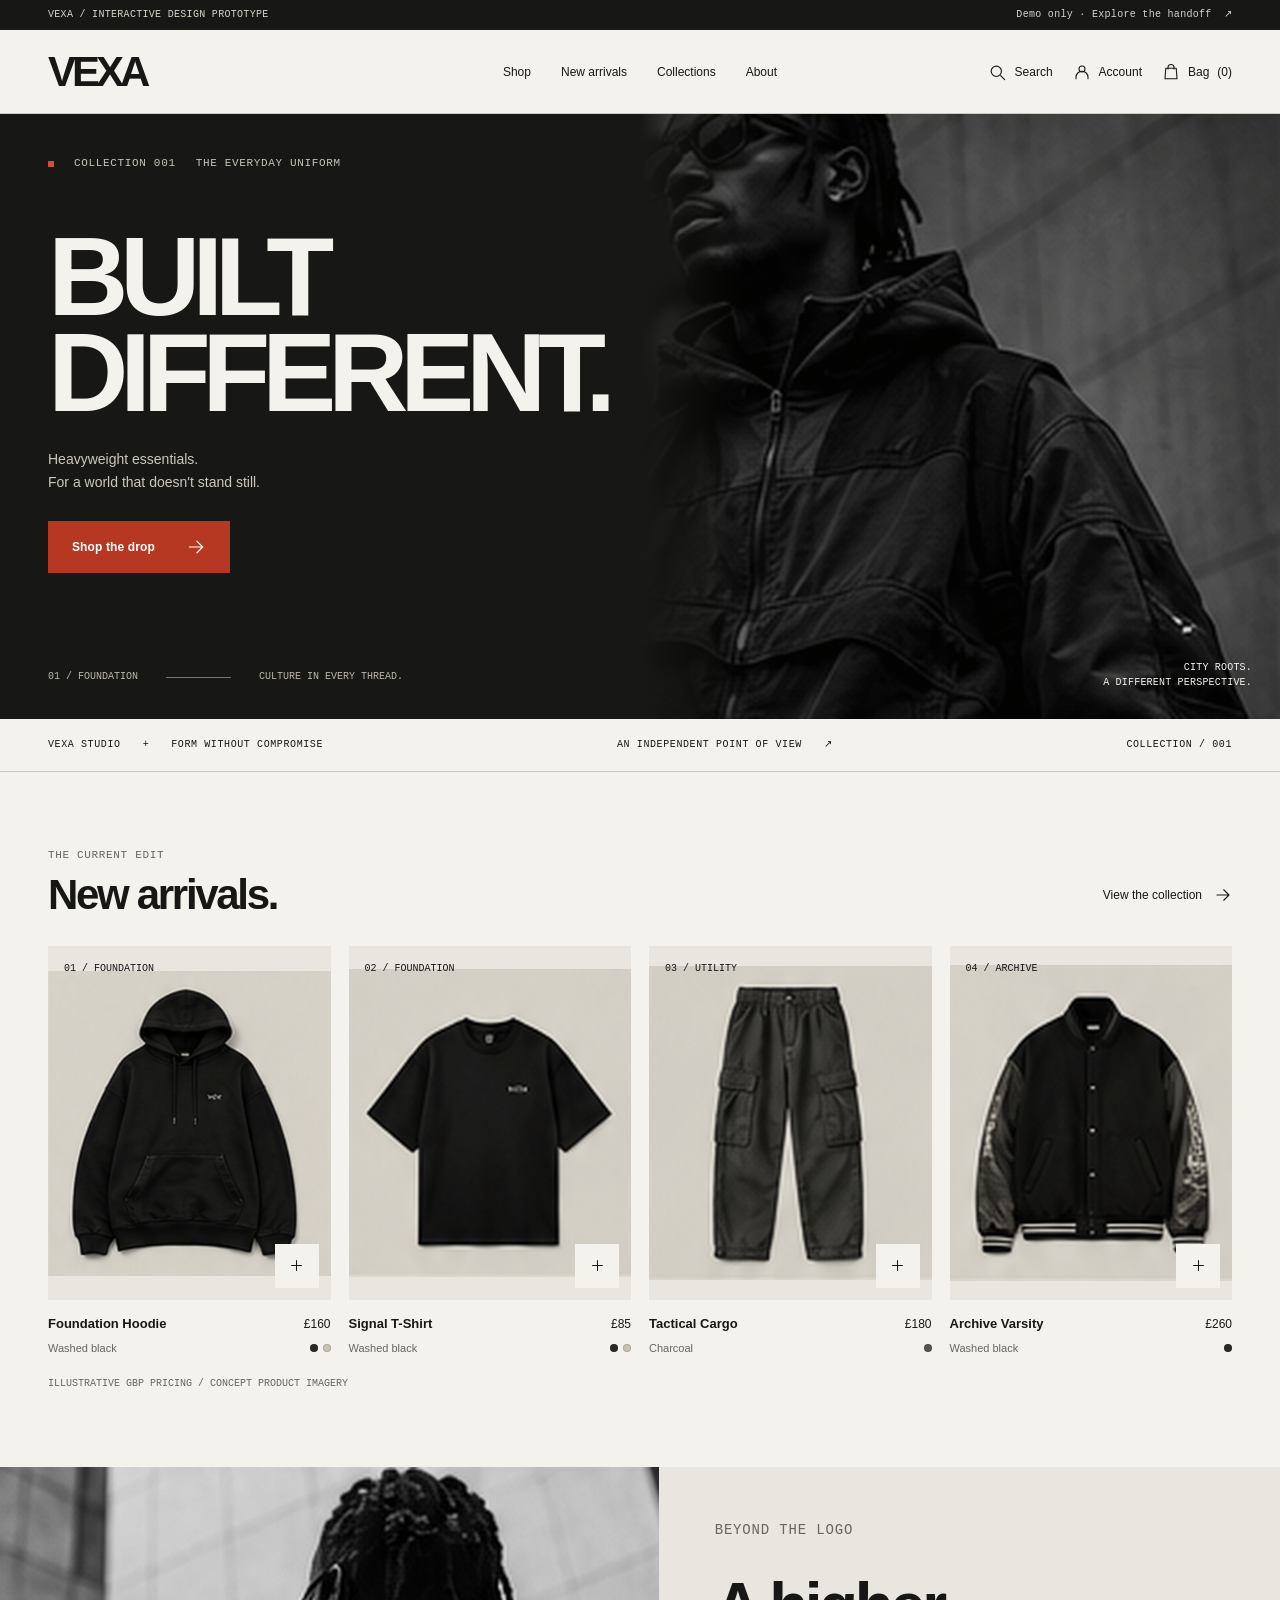
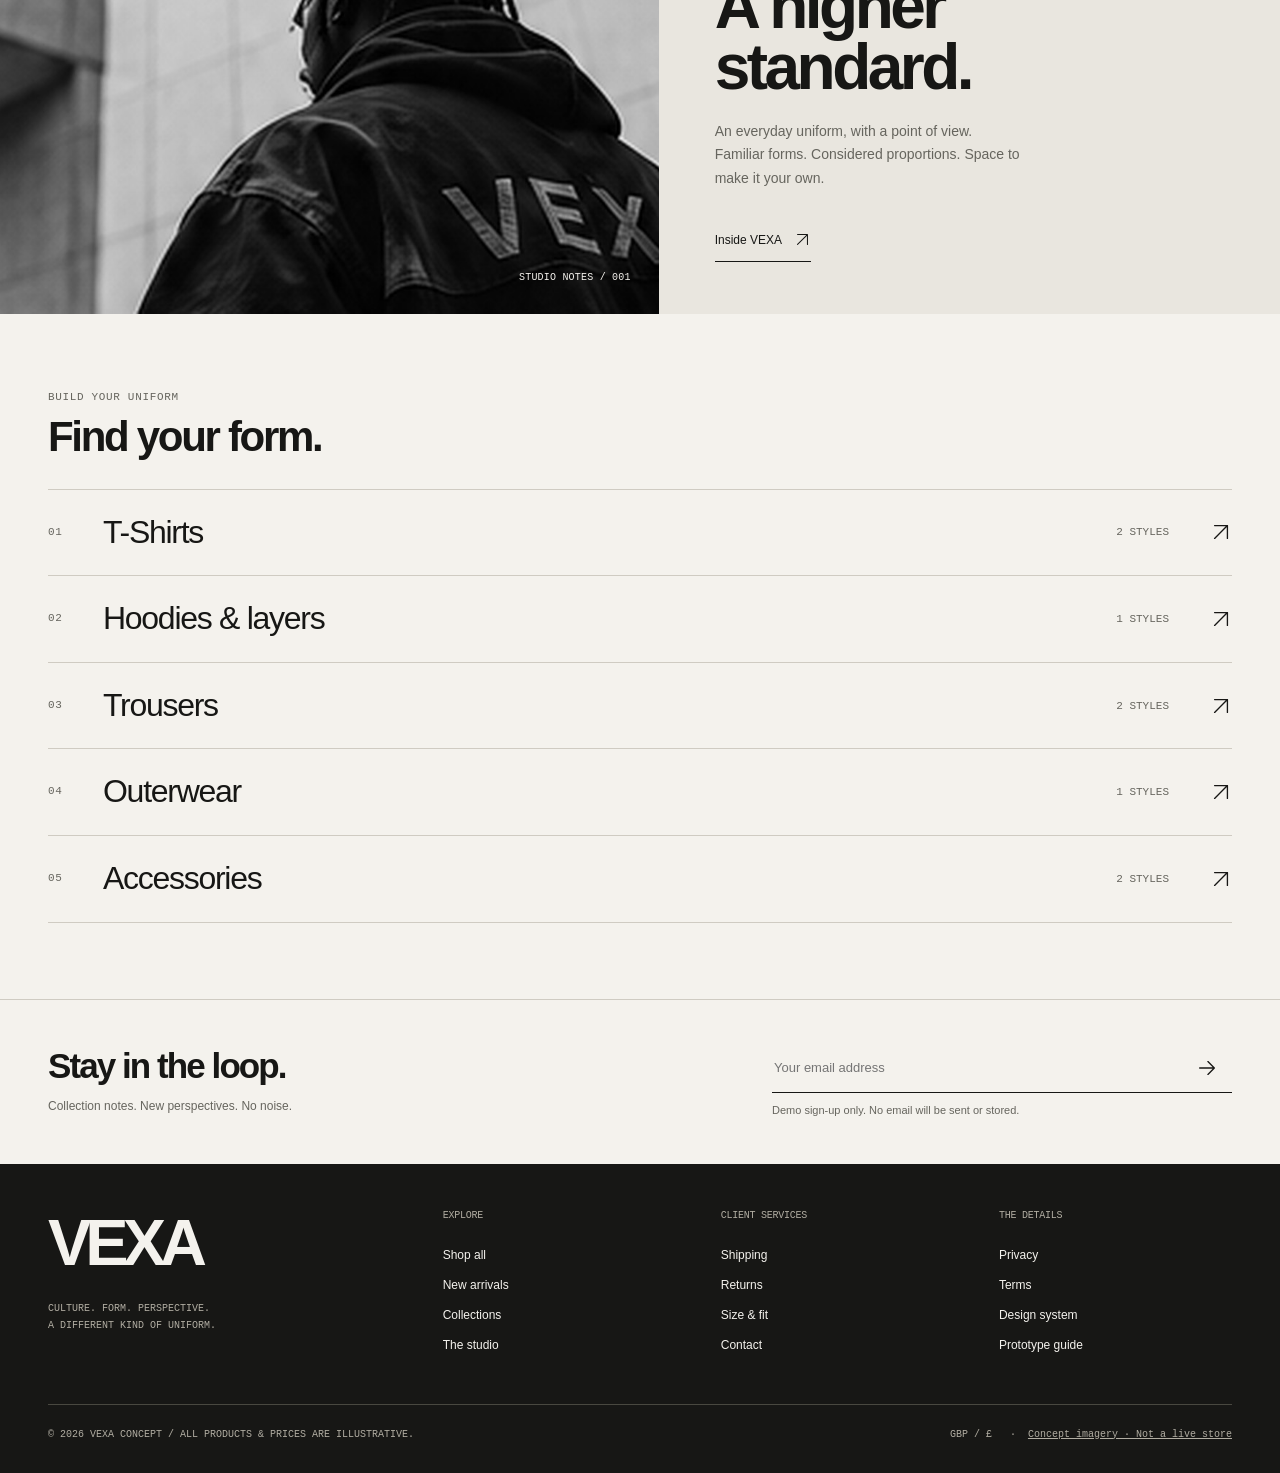
<file: VEXA-Design-Package/index.html>
<!doctype html>
<html lang="en-GB">
<head>
<meta charset="utf-8">
<meta name="viewport" content="width=device-width, initial-scale=1">
<meta name="description" content="VEXA: an interactive luxury streetwear design prototype. No real purchases or payments.">
<meta name="robots" content="noindex, nofollow">
<meta name="theme-color" content="#f4f2ed">
<title>VEXA — Built different.</title>
<link rel="icon" href="assets/favicon.svg" type="image/svg+xml">
<link rel="stylesheet" href="src/styles.css">
</head>
<body>
<a class="skip-link" href="#main">Skip to content</a>
<div class="prototype-bar"><span>VEXA / INTERACTIVE DESIGN PROTOTYPE</span><a href="#/guide">Demo only · Explore the handoff <span aria-hidden="true">↗</span></a></div>
<header id="site-header"></header>
<main id="main" tabindex="-1"></main>
<footer id="site-footer"></footer>
<dialog id="overlay" aria-labelledby="dialog-title"></dialog>
<div id="toast" class="toast" role="status" aria-live="polite"></div>
<noscript><p class="noscript">Enable JavaScript to explore this interactive prototype. No purchases or payments are processed.</p></noscript>
<script src="src/catalogue.js"></script>
<script src="src/app.js"></script>
</body>
</html>
</file>
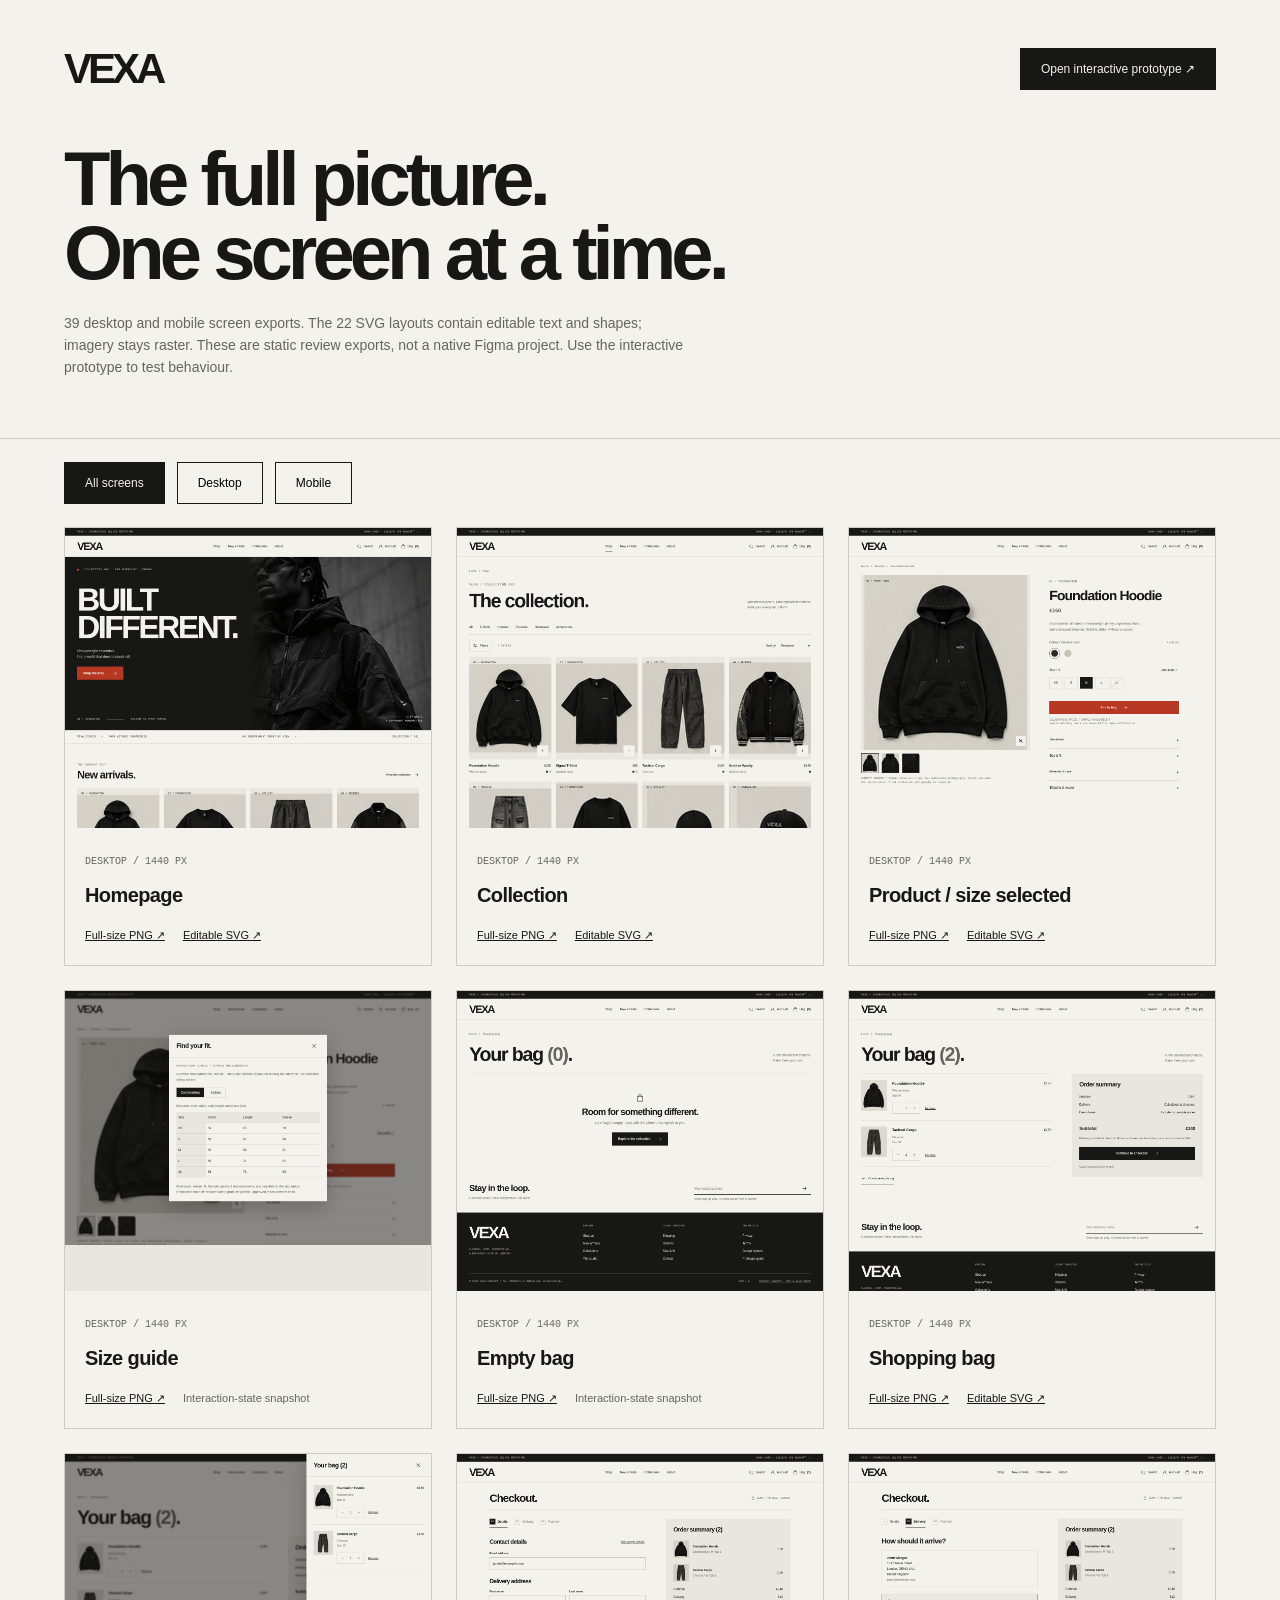
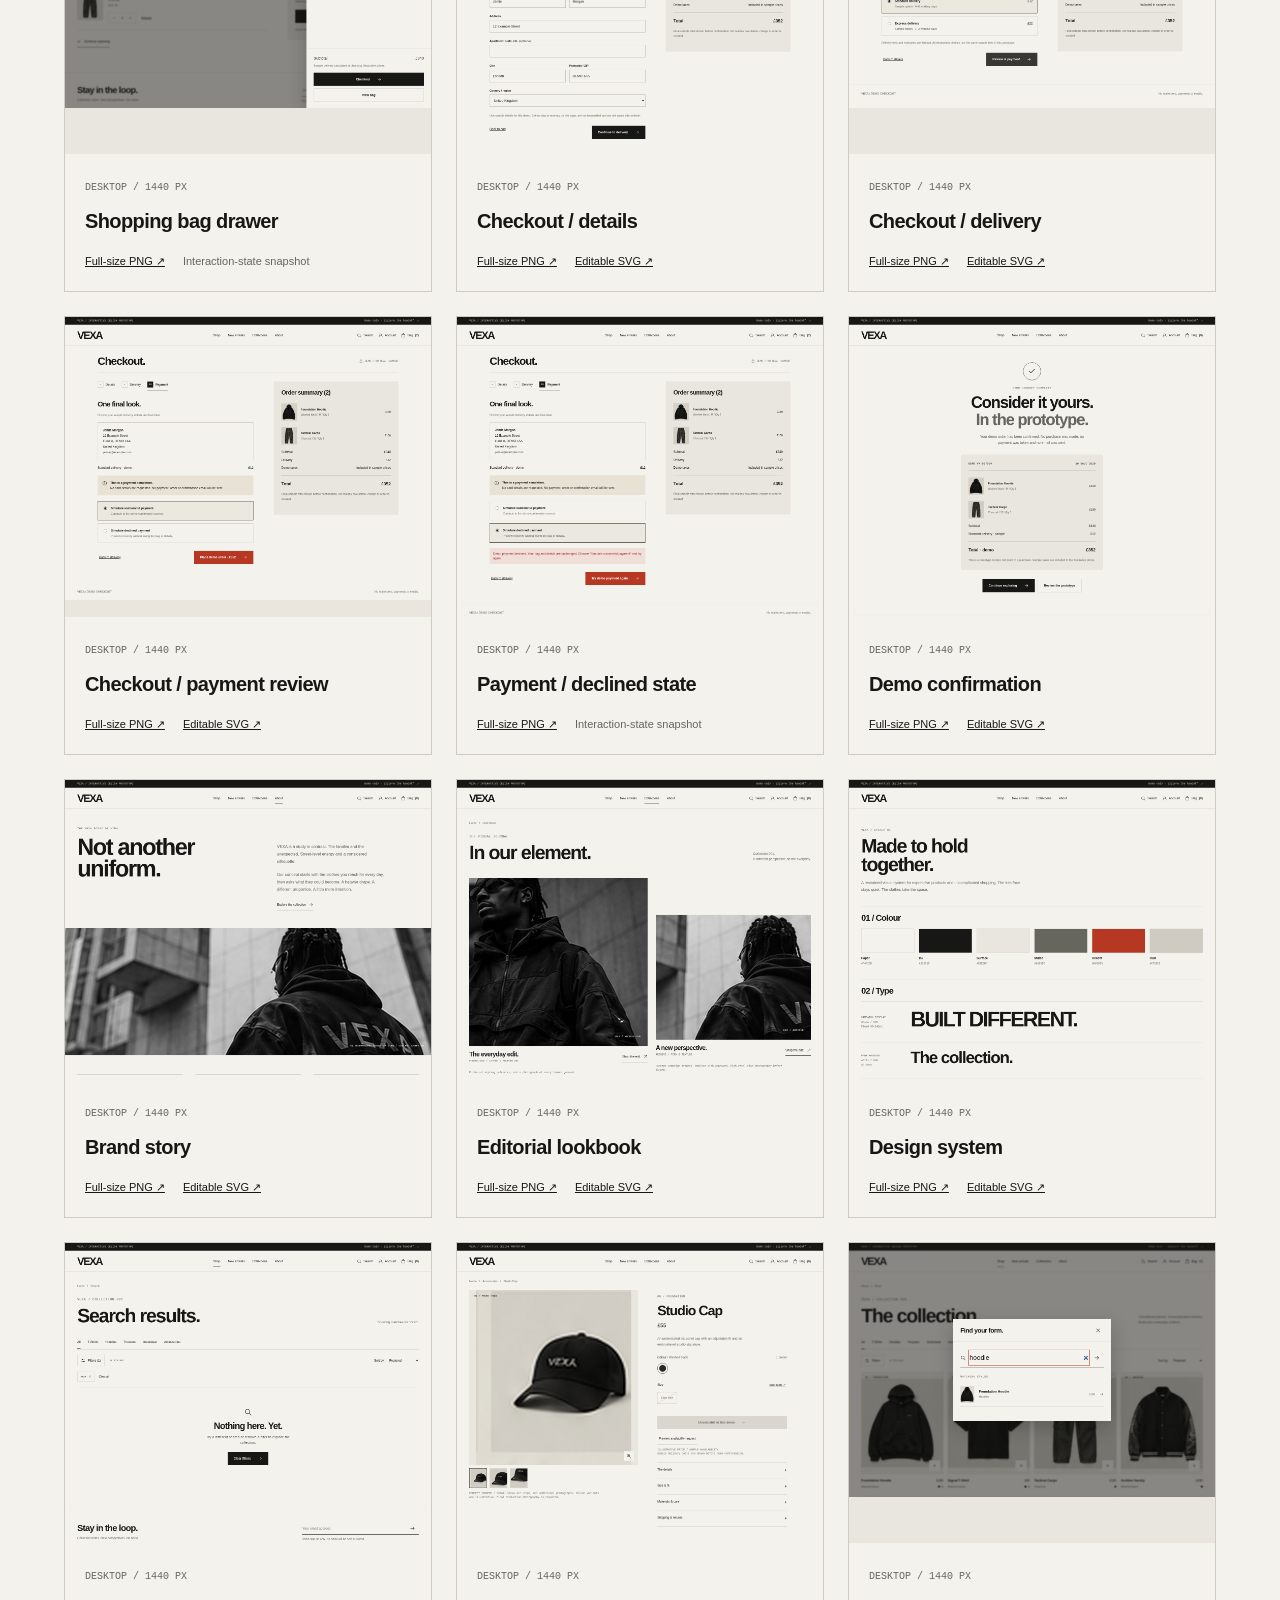
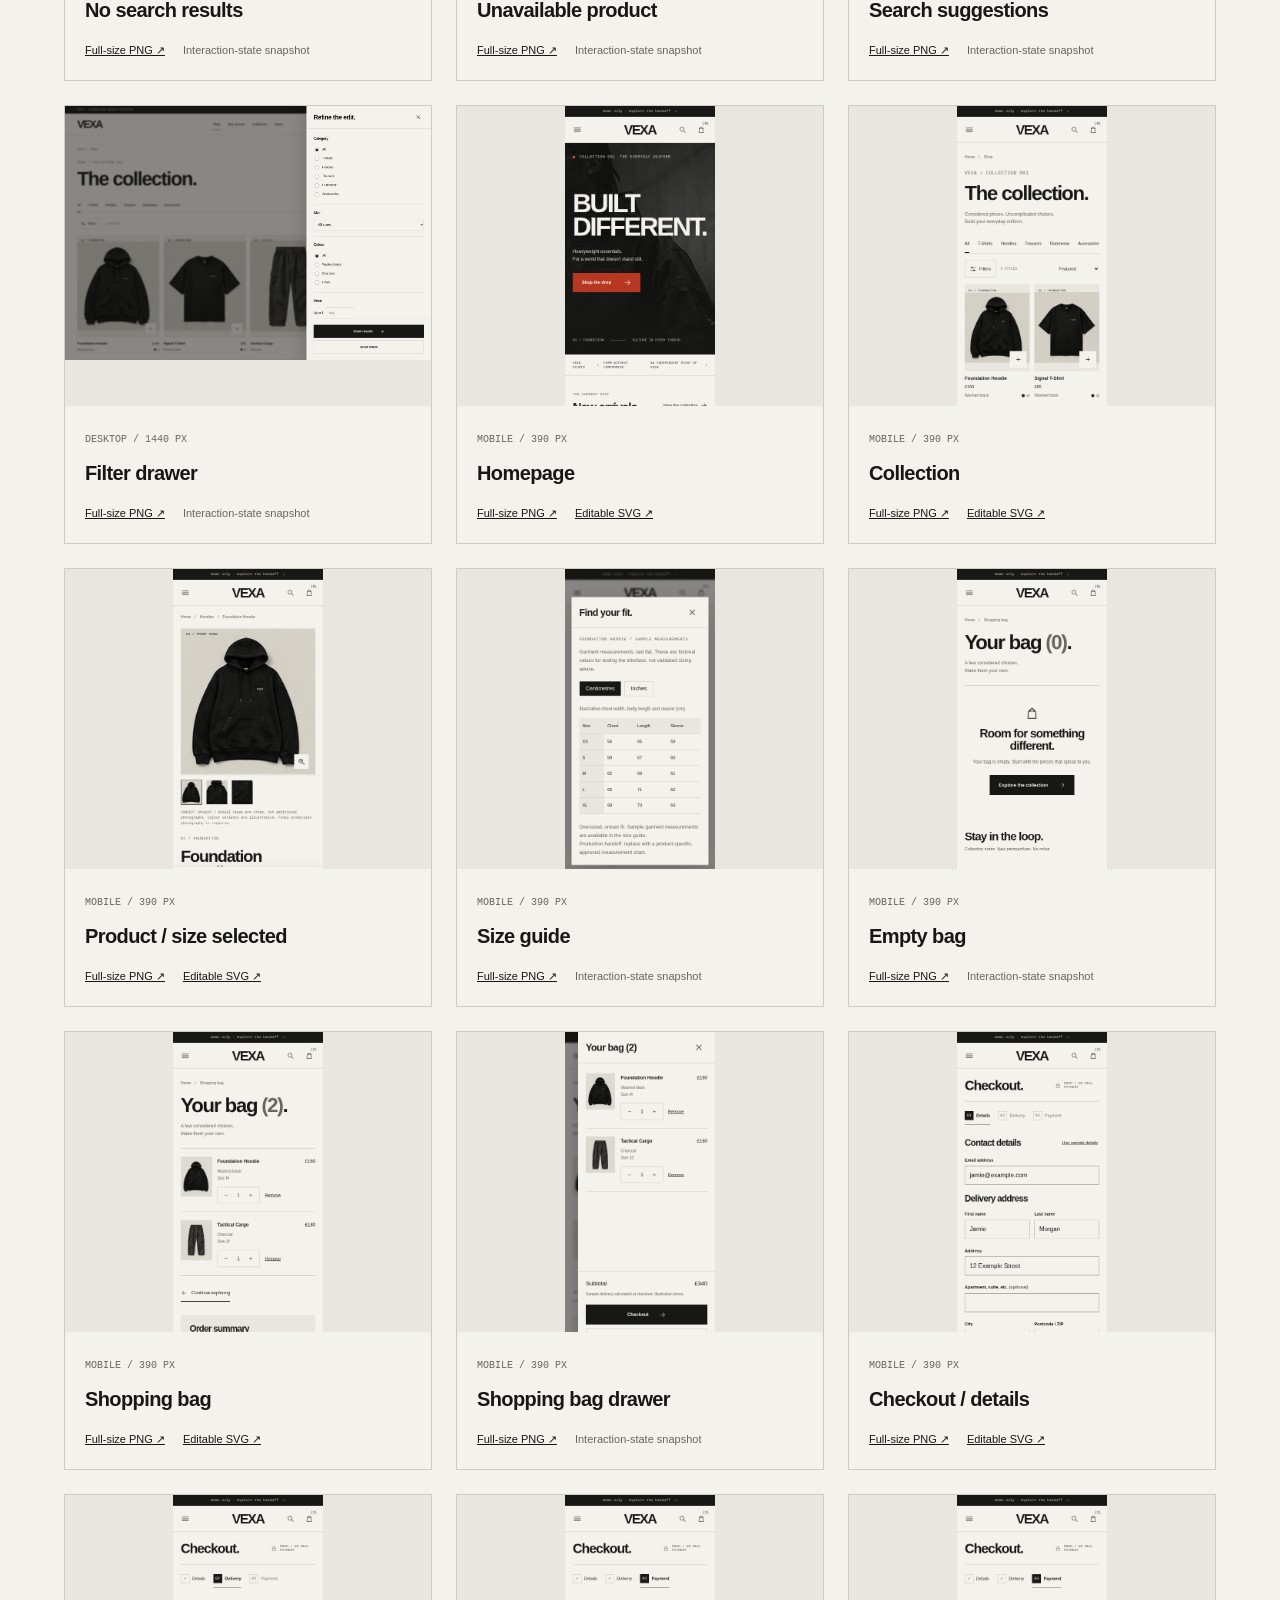
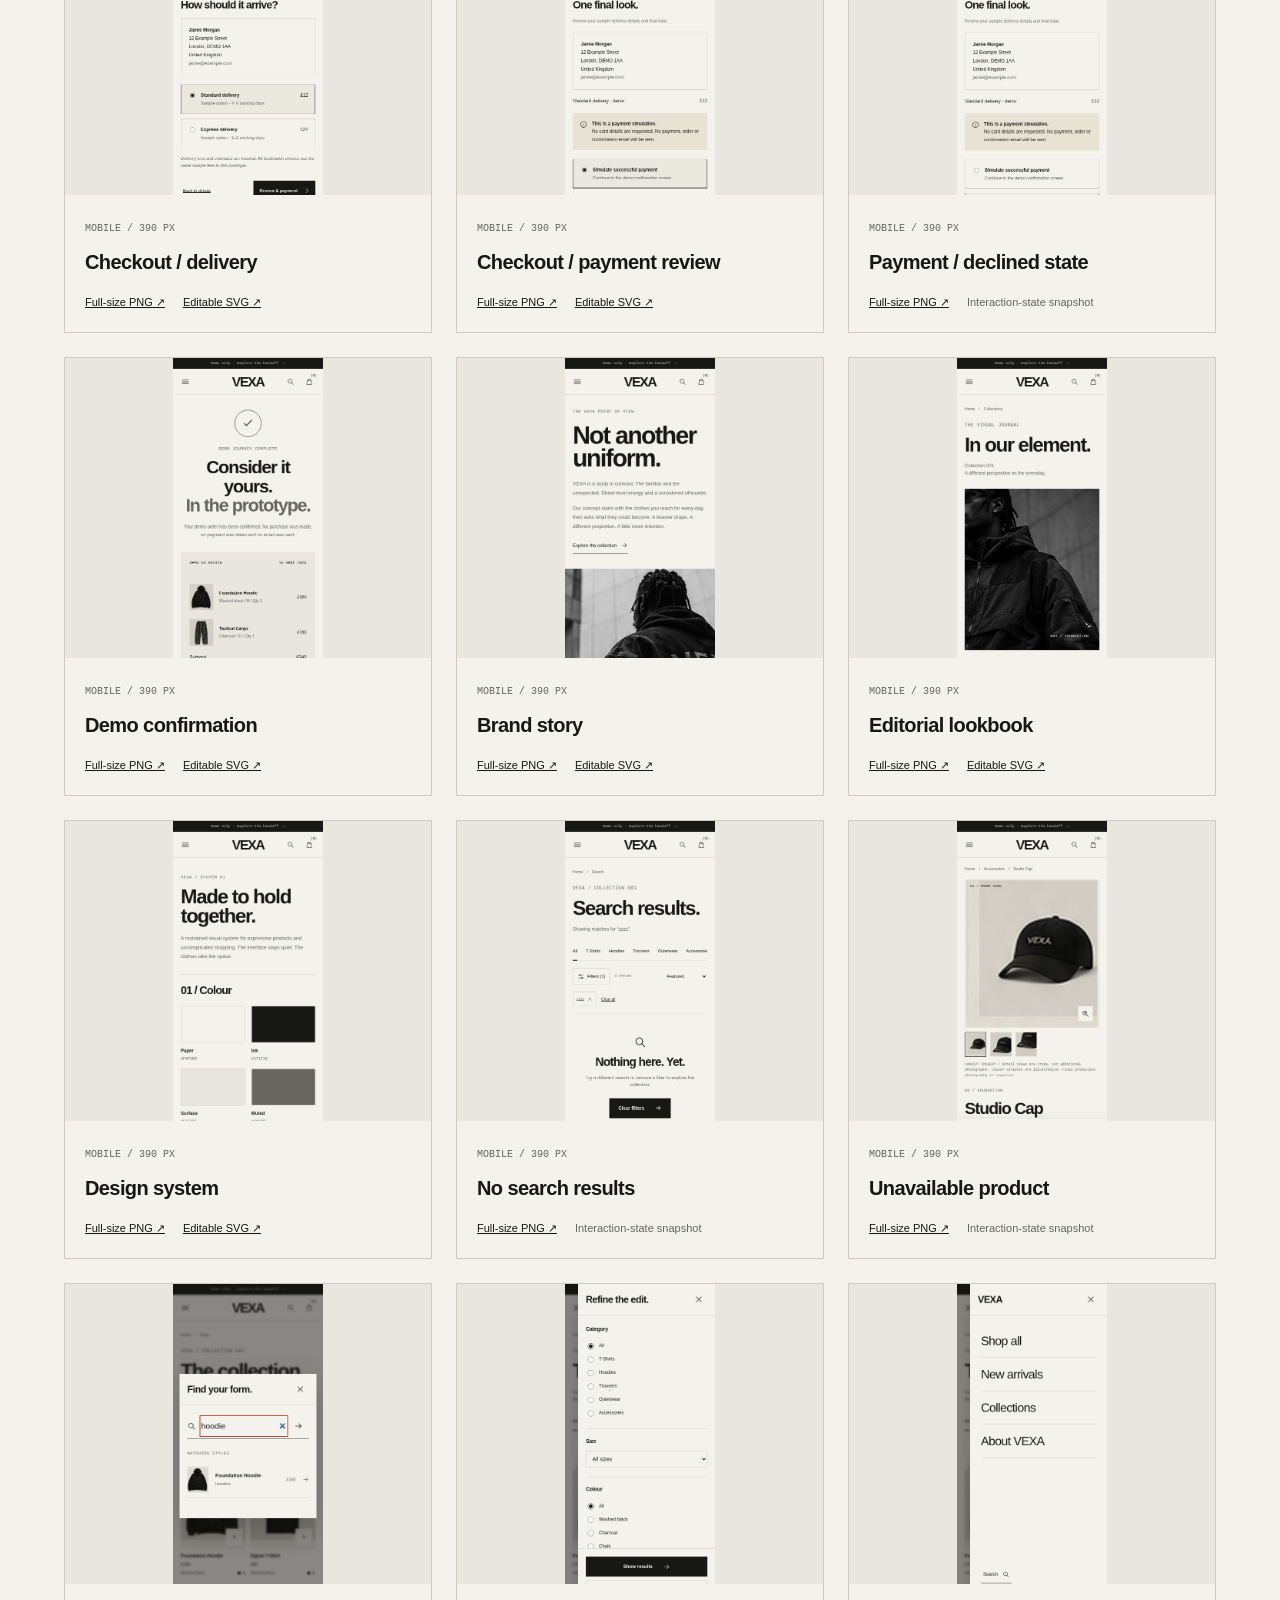
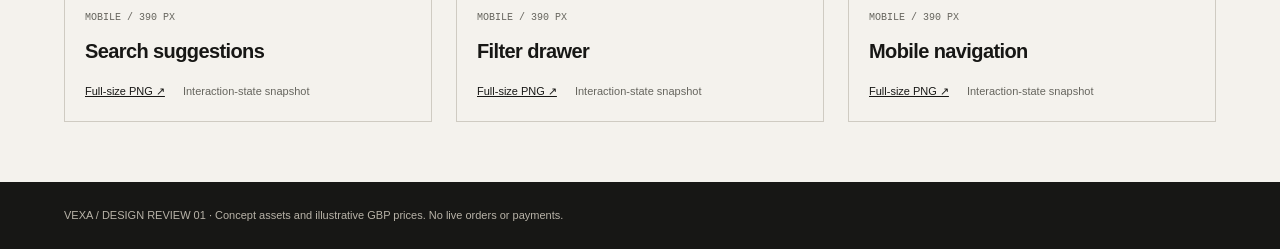
<file: VEXA-Design-Package/preview/index.html>
<!doctype html><html lang="en"><head><meta charset="utf-8"><meta name="viewport" content="width=device-width, initial-scale=1"><title>VEXA / Screen review</title><style>
*{box-sizing:border-box}body{margin:0;background:#f4f2ed;color:#171715;font:14px/1.6 Arial,Helvetica,sans-serif}a{color:inherit;text-decoration:none}header{padding:35px 5vw 45px;border-bottom:1px solid #cfcbc2}.top{display:flex;align-items:center;justify-content:space-between;gap:20px}.logo{font-size:42px;font-weight:900;letter-spacing:-4px}h1{font-size:clamp(40px,6vw,76px);line-height:.97;letter-spacing:-.065em;margin:40px 0 22px}header p{max-width:630px;color:#66655e}nav{padding:23px 5vw;display:flex;gap:12px}button,.cta{font:12px Arial;padding:13px 20px;border:1px solid #171715;background:transparent;cursor:pointer}.cta,button.active{background:#171715;color:#f4f2ed}.grid{padding:0 5vw 60px;display:grid;grid-template-columns:repeat(3,1fr);gap:24px}article{border:1px solid #cfcbc2;min-width:0}.image{display:block;height:300px;background:#e9e6df;overflow:hidden}.image img{display:block;width:100%;height:auto}article[data-mode="mobile"] .image img{width:150px;margin:auto}.info{padding:20px}.info small{font:10px 'Courier New',monospace;color:#66655e}.info h2{font-size:20px;line-height:1.2;letter-spacing:-.03em;margin:13px 0 20px}.links{display:flex;flex-wrap:wrap;gap:18px;font-size:11px}.links a{text-decoration:underline}.links span{color:#66655e}footer{padding:25px 5vw;background:#171715;color:#b8b3a8;font-size:11px}@media(max-width:900px){.grid{grid-template-columns:repeat(2,1fr)}}@media(max-width:550px){.grid{grid-template-columns:1fr}.top{align-items:flex-start}.image{height:320px}}
</style></head><body><header><div class="top"><a class="logo" href="../VEXA-Prototype.html">VEXA</a><a class="cta" href="../VEXA-Prototype.html">Open interactive prototype ↗</a></div><h1>The full picture.<br>One screen at a time.</h1><p>39 desktop and mobile screen exports. The 22 SVG layouts contain editable text and shapes; imagery stays raster. These are static review exports, not a native Figma project. Use the interactive prototype to test behaviour.</p></header><nav aria-label="Filter screenshots"><button class="active" data-filter="all">All screens</button><button data-filter="desktop">Desktop</button><button data-filter="mobile">Mobile</button></nav><main class="grid"><article data-mode="desktop"><a class="image" href="01-home-desktop.png"><img src="01-home-desktop.png" alt="Homepage, desktop" loading="lazy"></a><div class="info"><small>DESKTOP / 1440 PX</small><h2>Homepage</h2><div class="links"><a href="01-home-desktop.png">Full-size PNG ↗</a><a href="../design/screens/01-home-desktop.svg">Editable SVG ↗</a></div></div></article><article data-mode="desktop"><a class="image" href="02-collection-desktop.png"><img src="02-collection-desktop.png" alt="Collection, desktop" loading="lazy"></a><div class="info"><small>DESKTOP / 1440 PX</small><h2>Collection</h2><div class="links"><a href="02-collection-desktop.png">Full-size PNG ↗</a><a href="../design/screens/02-collection-desktop.svg">Editable SVG ↗</a></div></div></article><article data-mode="desktop"><a class="image" href="03-product-desktop.png"><img src="03-product-desktop.png" alt="Product / size selected, desktop" loading="lazy"></a><div class="info"><small>DESKTOP / 1440 PX</small><h2>Product / size selected</h2><div class="links"><a href="03-product-desktop.png">Full-size PNG ↗</a><a href="../design/screens/03-product-desktop.svg">Editable SVG ↗</a></div></div></article><article data-mode="desktop"><a class="image" href="18-size-guide-desktop.png"><img src="18-size-guide-desktop.png" alt="Size guide, desktop" loading="lazy"></a><div class="info"><small>DESKTOP / 1440 PX</small><h2>Size guide</h2><div class="links"><a href="18-size-guide-desktop.png">Full-size PNG ↗</a><span>Interaction-state snapshot</span></div></div></article><article data-mode="desktop"><a class="image" href="04-empty-bag-desktop.png"><img src="04-empty-bag-desktop.png" alt="Empty bag, desktop" loading="lazy"></a><div class="info"><small>DESKTOP / 1440 PX</small><h2>Empty bag</h2><div class="links"><a href="04-empty-bag-desktop.png">Full-size PNG ↗</a><span>Interaction-state snapshot</span></div></div></article><article data-mode="desktop"><a class="image" href="05-bag-desktop.png"><img src="05-bag-desktop.png" alt="Shopping bag, desktop" loading="lazy"></a><div class="info"><small>DESKTOP / 1440 PX</small><h2>Shopping bag</h2><div class="links"><a href="05-bag-desktop.png">Full-size PNG ↗</a><a href="../design/screens/05-bag-desktop.svg">Editable SVG ↗</a></div></div></article><article data-mode="desktop"><a class="image" href="19-bag-drawer-desktop.png"><img src="19-bag-drawer-desktop.png" alt="Shopping bag drawer, desktop" loading="lazy"></a><div class="info"><small>DESKTOP / 1440 PX</small><h2>Shopping bag drawer</h2><div class="links"><a href="19-bag-drawer-desktop.png">Full-size PNG ↗</a><span>Interaction-state snapshot</span></div></div></article><article data-mode="desktop"><a class="image" href="06-checkout-details-desktop.png"><img src="06-checkout-details-desktop.png" alt="Checkout / details, desktop" loading="lazy"></a><div class="info"><small>DESKTOP / 1440 PX</small><h2>Checkout / details</h2><div class="links"><a href="06-checkout-details-desktop.png">Full-size PNG ↗</a><a href="../design/screens/06-checkout-details-desktop.svg">Editable SVG ↗</a></div></div></article><article data-mode="desktop"><a class="image" href="07-checkout-delivery-desktop.png"><img src="07-checkout-delivery-desktop.png" alt="Checkout / delivery, desktop" loading="lazy"></a><div class="info"><small>DESKTOP / 1440 PX</small><h2>Checkout / delivery</h2><div class="links"><a href="07-checkout-delivery-desktop.png">Full-size PNG ↗</a><a href="../design/screens/07-checkout-delivery-desktop.svg">Editable SVG ↗</a></div></div></article><article data-mode="desktop"><a class="image" href="08-checkout-payment-desktop.png"><img src="08-checkout-payment-desktop.png" alt="Checkout / payment review, desktop" loading="lazy"></a><div class="info"><small>DESKTOP / 1440 PX</small><h2>Checkout / payment review</h2><div class="links"><a href="08-checkout-payment-desktop.png">Full-size PNG ↗</a><a href="../design/screens/08-checkout-payment-desktop.svg">Editable SVG ↗</a></div></div></article><article data-mode="desktop"><a class="image" href="09-checkout-declined-desktop.png"><img src="09-checkout-declined-desktop.png" alt="Payment / declined state, desktop" loading="lazy"></a><div class="info"><small>DESKTOP / 1440 PX</small><h2>Payment / declined state</h2><div class="links"><a href="09-checkout-declined-desktop.png">Full-size PNG ↗</a><span>Interaction-state snapshot</span></div></div></article><article data-mode="desktop"><a class="image" href="10-confirmation-desktop.png"><img src="10-confirmation-desktop.png" alt="Demo confirmation, desktop" loading="lazy"></a><div class="info"><small>DESKTOP / 1440 PX</small><h2>Demo confirmation</h2><div class="links"><a href="10-confirmation-desktop.png">Full-size PNG ↗</a><a href="../design/screens/10-confirmation-desktop.svg">Editable SVG ↗</a></div></div></article><article data-mode="desktop"><a class="image" href="11-about-desktop.png"><img src="11-about-desktop.png" alt="Brand story, desktop" loading="lazy"></a><div class="info"><small>DESKTOP / 1440 PX</small><h2>Brand story</h2><div class="links"><a href="11-about-desktop.png">Full-size PNG ↗</a><a href="../design/screens/11-about-desktop.svg">Editable SVG ↗</a></div></div></article><article data-mode="desktop"><a class="image" href="12-lookbook-desktop.png"><img src="12-lookbook-desktop.png" alt="Editorial lookbook, desktop" loading="lazy"></a><div class="info"><small>DESKTOP / 1440 PX</small><h2>Editorial lookbook</h2><div class="links"><a href="12-lookbook-desktop.png">Full-size PNG ↗</a><a href="../design/screens/12-lookbook-desktop.svg">Editable SVG ↗</a></div></div></article><article data-mode="desktop"><a class="image" href="13-design-system-desktop.png"><img src="13-design-system-desktop.png" alt="Design system, desktop" loading="lazy"></a><div class="info"><small>DESKTOP / 1440 PX</small><h2>Design system</h2><div class="links"><a href="13-design-system-desktop.png">Full-size PNG ↗</a><a href="../design/screens/13-design-system-desktop.svg">Editable SVG ↗</a></div></div></article><article data-mode="desktop"><a class="image" href="14-empty-results-desktop.png"><img src="14-empty-results-desktop.png" alt="No search results, desktop" loading="lazy"></a><div class="info"><small>DESKTOP / 1440 PX</small><h2>No search results</h2><div class="links"><a href="14-empty-results-desktop.png">Full-size PNG ↗</a><span>Interaction-state snapshot</span></div></div></article><article data-mode="desktop"><a class="image" href="15-unavailable-desktop.png"><img src="15-unavailable-desktop.png" alt="Unavailable product, desktop" loading="lazy"></a><div class="info"><small>DESKTOP / 1440 PX</small><h2>Unavailable product</h2><div class="links"><a href="15-unavailable-desktop.png">Full-size PNG ↗</a><span>Interaction-state snapshot</span></div></div></article><article data-mode="desktop"><a class="image" href="16-search-desktop.png"><img src="16-search-desktop.png" alt="Search suggestions, desktop" loading="lazy"></a><div class="info"><small>DESKTOP / 1440 PX</small><h2>Search suggestions</h2><div class="links"><a href="16-search-desktop.png">Full-size PNG ↗</a><span>Interaction-state snapshot</span></div></div></article><article data-mode="desktop"><a class="image" href="17-filters-desktop.png"><img src="17-filters-desktop.png" alt="Filter drawer, desktop" loading="lazy"></a><div class="info"><small>DESKTOP / 1440 PX</small><h2>Filter drawer</h2><div class="links"><a href="17-filters-desktop.png">Full-size PNG ↗</a><span>Interaction-state snapshot</span></div></div></article><article data-mode="mobile"><a class="image" href="01-home-mobile.png"><img src="01-home-mobile.png" alt="Homepage, mobile" loading="lazy"></a><div class="info"><small>MOBILE / 390 PX</small><h2>Homepage</h2><div class="links"><a href="01-home-mobile.png">Full-size PNG ↗</a><a href="../design/screens/01-home-mobile.svg">Editable SVG ↗</a></div></div></article><article data-mode="mobile"><a class="image" href="02-collection-mobile.png"><img src="02-collection-mobile.png" alt="Collection, mobile" loading="lazy"></a><div class="info"><small>MOBILE / 390 PX</small><h2>Collection</h2><div class="links"><a href="02-collection-mobile.png">Full-size PNG ↗</a><a href="../design/screens/02-collection-mobile.svg">Editable SVG ↗</a></div></div></article><article data-mode="mobile"><a class="image" href="03-product-mobile.png"><img src="03-product-mobile.png" alt="Product / size selected, mobile" loading="lazy"></a><div class="info"><small>MOBILE / 390 PX</small><h2>Product / size selected</h2><div class="links"><a href="03-product-mobile.png">Full-size PNG ↗</a><a href="../design/screens/03-product-mobile.svg">Editable SVG ↗</a></div></div></article><article data-mode="mobile"><a class="image" href="18-size-guide-mobile.png"><img src="18-size-guide-mobile.png" alt="Size guide, mobile" loading="lazy"></a><div class="info"><small>MOBILE / 390 PX</small><h2>Size guide</h2><div class="links"><a href="18-size-guide-mobile.png">Full-size PNG ↗</a><span>Interaction-state snapshot</span></div></div></article><article data-mode="mobile"><a class="image" href="04-empty-bag-mobile.png"><img src="04-empty-bag-mobile.png" alt="Empty bag, mobile" loading="lazy"></a><div class="info"><small>MOBILE / 390 PX</small><h2>Empty bag</h2><div class="links"><a href="04-empty-bag-mobile.png">Full-size PNG ↗</a><span>Interaction-state snapshot</span></div></div></article><article data-mode="mobile"><a class="image" href="05-bag-mobile.png"><img src="05-bag-mobile.png" alt="Shopping bag, mobile" loading="lazy"></a><div class="info"><small>MOBILE / 390 PX</small><h2>Shopping bag</h2><div class="links"><a href="05-bag-mobile.png">Full-size PNG ↗</a><a href="../design/screens/05-bag-mobile.svg">Editable SVG ↗</a></div></div></article><article data-mode="mobile"><a class="image" href="19-bag-drawer-mobile.png"><img src="19-bag-drawer-mobile.png" alt="Shopping bag drawer, mobile" loading="lazy"></a><div class="info"><small>MOBILE / 390 PX</small><h2>Shopping bag drawer</h2><div class="links"><a href="19-bag-drawer-mobile.png">Full-size PNG ↗</a><span>Interaction-state snapshot</span></div></div></article><article data-mode="mobile"><a class="image" href="06-checkout-details-mobile.png"><img src="06-checkout-details-mobile.png" alt="Checkout / details, mobile" loading="lazy"></a><div class="info"><small>MOBILE / 390 PX</small><h2>Checkout / details</h2><div class="links"><a href="06-checkout-details-mobile.png">Full-size PNG ↗</a><a href="../design/screens/06-checkout-details-mobile.svg">Editable SVG ↗</a></div></div></article><article data-mode="mobile"><a class="image" href="07-checkout-delivery-mobile.png"><img src="07-checkout-delivery-mobile.png" alt="Checkout / delivery, mobile" loading="lazy"></a><div class="info"><small>MOBILE / 390 PX</small><h2>Checkout / delivery</h2><div class="links"><a href="07-checkout-delivery-mobile.png">Full-size PNG ↗</a><a href="../design/screens/07-checkout-delivery-mobile.svg">Editable SVG ↗</a></div></div></article><article data-mode="mobile"><a class="image" href="08-checkout-payment-mobile.png"><img src="08-checkout-payment-mobile.png" alt="Checkout / payment review, mobile" loading="lazy"></a><div class="info"><small>MOBILE / 390 PX</small><h2>Checkout / payment review</h2><div class="links"><a href="08-checkout-payment-mobile.png">Full-size PNG ↗</a><a href="../design/screens/08-checkout-payment-mobile.svg">Editable SVG ↗</a></div></div></article><article data-mode="mobile"><a class="image" href="09-checkout-declined-mobile.png"><img src="09-checkout-declined-mobile.png" alt="Payment / declined state, mobile" loading="lazy"></a><div class="info"><small>MOBILE / 390 PX</small><h2>Payment / declined state</h2><div class="links"><a href="09-checkout-declined-mobile.png">Full-size PNG ↗</a><span>Interaction-state snapshot</span></div></div></article><article data-mode="mobile"><a class="image" href="10-confirmation-mobile.png"><img src="10-confirmation-mobile.png" alt="Demo confirmation, mobile" loading="lazy"></a><div class="info"><small>MOBILE / 390 PX</small><h2>Demo confirmation</h2><div class="links"><a href="10-confirmation-mobile.png">Full-size PNG ↗</a><a href="../design/screens/10-confirmation-mobile.svg">Editable SVG ↗</a></div></div></article><article data-mode="mobile"><a class="image" href="11-about-mobile.png"><img src="11-about-mobile.png" alt="Brand story, mobile" loading="lazy"></a><div class="info"><small>MOBILE / 390 PX</small><h2>Brand story</h2><div class="links"><a href="11-about-mobile.png">Full-size PNG ↗</a><a href="../design/screens/11-about-mobile.svg">Editable SVG ↗</a></div></div></article><article data-mode="mobile"><a class="image" href="12-lookbook-mobile.png"><img src="12-lookbook-mobile.png" alt="Editorial lookbook, mobile" loading="lazy"></a><div class="info"><small>MOBILE / 390 PX</small><h2>Editorial lookbook</h2><div class="links"><a href="12-lookbook-mobile.png">Full-size PNG ↗</a><a href="../design/screens/12-lookbook-mobile.svg">Editable SVG ↗</a></div></div></article><article data-mode="mobile"><a class="image" href="13-design-system-mobile.png"><img src="13-design-system-mobile.png" alt="Design system, mobile" loading="lazy"></a><div class="info"><small>MOBILE / 390 PX</small><h2>Design system</h2><div class="links"><a href="13-design-system-mobile.png">Full-size PNG ↗</a><a href="../design/screens/13-design-system-mobile.svg">Editable SVG ↗</a></div></div></article><article data-mode="mobile"><a class="image" href="14-empty-results-mobile.png"><img src="14-empty-results-mobile.png" alt="No search results, mobile" loading="lazy"></a><div class="info"><small>MOBILE / 390 PX</small><h2>No search results</h2><div class="links"><a href="14-empty-results-mobile.png">Full-size PNG ↗</a><span>Interaction-state snapshot</span></div></div></article><article data-mode="mobile"><a class="image" href="15-unavailable-mobile.png"><img src="15-unavailable-mobile.png" alt="Unavailable product, mobile" loading="lazy"></a><div class="info"><small>MOBILE / 390 PX</small><h2>Unavailable product</h2><div class="links"><a href="15-unavailable-mobile.png">Full-size PNG ↗</a><span>Interaction-state snapshot</span></div></div></article><article data-mode="mobile"><a class="image" href="16-search-mobile.png"><img src="16-search-mobile.png" alt="Search suggestions, mobile" loading="lazy"></a><div class="info"><small>MOBILE / 390 PX</small><h2>Search suggestions</h2><div class="links"><a href="16-search-mobile.png">Full-size PNG ↗</a><span>Interaction-state snapshot</span></div></div></article><article data-mode="mobile"><a class="image" href="17-filters-mobile.png"><img src="17-filters-mobile.png" alt="Filter drawer, mobile" loading="lazy"></a><div class="info"><small>MOBILE / 390 PX</small><h2>Filter drawer</h2><div class="links"><a href="17-filters-mobile.png">Full-size PNG ↗</a><span>Interaction-state snapshot</span></div></div></article><article data-mode="mobile"><a class="image" href="20-navigation-mobile.png"><img src="20-navigation-mobile.png" alt="Mobile navigation, mobile" loading="lazy"></a><div class="info"><small>MOBILE / 390 PX</small><h2>Mobile navigation</h2><div class="links"><a href="20-navigation-mobile.png">Full-size PNG ↗</a><span>Interaction-state snapshot</span></div></div></article></main><footer>VEXA / DESIGN REVIEW 01 · Concept assets and illustrative GBP prices. No live orders or payments.</footer><script>document.querySelectorAll('[data-filter]').forEach(b=>b.addEventListener('click',()=>{document.querySelectorAll('[data-filter]').forEach(x=>x.classList.toggle('active',x===b));document.querySelectorAll('article').forEach(x=>x.style.display=b.dataset.filter==='all'||x.dataset.mode===b.dataset.filter?'':'none');}));</script></body></html>
</file>
<file: VEXA-Design-Package/src/styles.css>
/* VEXA design tokens and responsive component library. No external font or CSS dependency. */
:root{--paper:#f4f2ed;--surface:#e9e6df;--ink:#171715;--muted:#66655e;--line:#cfcbc2;--accent:#b63823;--accent-hover:#922c1c;--success:#276341;--error:#a52424;--white:#fff;--font:Arial,Helvetica,sans-serif;--display:Arial,Helvetica,sans-serif;--mono:'Courier New',monospace;--gutter:48px;--header-h:84px;--fast:160ms;--medium:240ms;--ease:cubic-bezier(.2,.65,.3,1)}
*{box-sizing:border-box}html{scroll-behavior:smooth}body{margin:0;background:var(--paper);color:var(--ink);font:14px/1.5 var(--font);-webkit-font-smoothing:antialiased}body.modal-open{overflow:hidden}a{color:inherit;text-decoration:none}button,input,select,textarea{font:inherit;color:inherit}button,a,input,select,textarea{-webkit-tap-highlight-color:transparent}button{cursor:pointer}button{border:0;border-radius:0;background:none}button:disabled{cursor:not-allowed}a,button{touch-action:manipulation}img{display:block;max-width:100%}svg{display:block;flex-shrink:0}h1,h2,h3,h4,p{margin:0}h1,h2,h3{line-height:1.05}h1,h2{font-family:var(--display);font-weight:800;letter-spacing:-.055em}h3{font-weight:600;letter-spacing:-.025em}input,select,textarea{max-width:100%;border-radius:0}button:focus-visible,a:focus-visible,input:focus-visible,select:focus-visible,textarea:focus-visible,summary:focus-visible{outline:2px solid var(--accent);outline-offset:5px}main:focus{outline:none}::selection{background:#d9a58f;color:var(--ink)}[hidden]{display:none!important}.sr-only{position:absolute!important;width:1px;height:1px;padding:0;margin:-1px;overflow:hidden;clip:rect(0,0,0,0);white-space:nowrap;border:0}.skip-link{position:fixed;top:-90px;left:16px;z-index:1000;padding:14px 20px;background:var(--ink);color:white}.skip-link:focus{top:12px}.prototype-bar{height:30px;background:var(--ink);color:#d7d4cb;display:flex;align-items:center;justify-content:space-between;padding:0 var(--gutter);font:10px/1 var(--mono);letter-spacing:.03em}.prototype-bar a{display:flex;align-items:center;gap:12px;height:30px}.prototype-bar a:hover{text-decoration:underline}.site-nav{height:var(--header-h);padding:0 var(--gutter);display:grid;grid-template-columns:1fr auto 1fr;align-items:center;border-bottom:1px solid var(--line);background:var(--paper);position:relative;z-index:4}.wordmark{font-size:42px;font-weight:900;letter-spacing:-4px;line-height:1;display:inline-flex;align-items:flex-start;gap:7px;width:max-content}.wordmark sup{font-size:11px;letter-spacing:0;margin-top:3px}.nav-links{display:flex;gap:30px;align-items:center}.nav-links a{display:flex;align-items:center;height:var(--header-h);font-size:12px;position:relative}.nav-links a.active::after{content:'';position:absolute;bottom:20px;height:1px;background:var(--ink);left:0;right:0}.nav-actions{justify-self:end;display:flex;gap:20px;align-items:center}.nav-actions button{height:44px;padding:0;display:flex;align-items:center;gap:8px;font-size:12px}.icon-button{width:44px;height:44px;display:inline-flex;align-items:center;justify-content:center}.mobile-menu{display:none!important}.wrap{padding-left:var(--gutter);padding-right:var(--gutter);max-width:1680px;margin:0 auto}.eyebrow{font:11px/1.4 var(--mono);text-transform:uppercase;letter-spacing:.06em}.muted{color:var(--muted)}.text-link{display:inline-flex;align-items:center;gap:12px;font-size:12px;min-height:44px;border-bottom:1px solid currentColor;width:max-content}.text-link:hover{color:var(--accent)}.btn{min-height:52px;display:inline-flex;justify-content:center;align-items:center;gap:28px;padding:14px 23px;background:var(--ink);color:var(--paper);font-size:12px;font-weight:600;letter-spacing:.01em;border:1px solid var(--ink);transition:background var(--fast),color var(--fast)}.btn:hover{background:#373733;border-color:#373733}.btn.accent{background:var(--accent);border-color:var(--accent);color:#fff}.btn.accent:hover{background:var(--accent-hover);border-color:var(--accent-hover)}.btn.secondary{background:transparent;color:var(--ink);border-color:var(--line)}.btn.secondary:hover{border-color:var(--ink);background:var(--surface)}.btn.light{background:var(--paper);border-color:var(--paper);color:var(--ink)}.btn.ghost-light{background:transparent;border-color:#777772;color:var(--paper)}.btn:disabled{background:#d9d6cf;border-color:#d9d6cf;color:#747168}.btn.full{width:100%}.btn.small{min-height:44px;padding:10px 16px}.actions{display:flex;gap:12px;flex-wrap:wrap;align-items:center}.spinner{width:15px;height:15px;border:2px solid currentColor;border-right-color:transparent;border-radius:50%;animation:spin .7s linear infinite}@keyframes spin{to{transform:rotate(360deg)}}.rule{height:1px;background:var(--line);border:none;margin:28px 0}
/* Campaign and editorial pages */
.hero{display:grid;grid-template-columns:1fr 1fr;background:var(--ink);color:var(--paper);min-height:590px;position:relative;overflow:hidden}.hero-copy{padding:42px 0 35px var(--gutter);display:flex;flex-direction:column;align-items:flex-start;position:relative;z-index:1}.hero-kicker{display:flex;gap:20px;align-items:center;color:#c8c4ba}.tiny-square{width:6px;height:6px;background:#cf5037;display:inline-block}.hero h1{font-size:clamp(80px,8.7vw,142px);font-weight:900;line-height:.86;letter-spacing:-.075em;margin-top:58px;margin-bottom:27px;position:relative;z-index:2;max-width:800px}.hero h1 span{display:block;white-space:nowrap}.hero-description{font-size:14px;max-width:275px;color:#ccc8bf;line-height:1.65;margin-bottom:27px}.hero .btn{min-width:182px;justify-content:space-between}.hero-bottom{margin-top:auto;padding-top:35px;display:flex;align-items:center;gap:28px;font:10px/1.4 var(--mono);color:#bbb7ac}.hero-bottom .line{height:1px;width:65px;background:#77766e}.hero-photo{position:relative;min-height:590px;overflow:hidden}.hero-photo>img{height:100%;width:100%;object-fit:cover;object-position:58% 45%;filter:grayscale(1);opacity:.91}.hero-photo::after{content:'';position:absolute;inset:0;background:linear-gradient(90deg,#171715 0%,transparent 16%,transparent 80%,rgba(0,0,0,.12));pointer-events:none}.image-caption{position:absolute;bottom:29px;right:28px;font:10px/1.5 var(--mono);text-transform:uppercase;letter-spacing:.02em;color:var(--paper);z-index:1;text-align:right}.marquee-strip{display:flex;justify-content:space-between;gap:20px;padding:19px var(--gutter);border-bottom:1px solid var(--line);font:10px/1.4 var(--mono);letter-spacing:.06em}.marquee-strip span{display:flex;align-items:center;gap:22px}.section{padding-top:76px;padding-bottom:76px}.section-heading{display:flex;align-items:flex-end;justify-content:space-between;gap:24px;margin-bottom:29px}.section-heading h2{font-size:42px;margin-top:10px}.section-heading .text-link{border:0}.product-grid{display:grid;grid-template-columns:repeat(4,minmax(0,1fr));gap:30px 18px}.product-card{position:relative;min-width:0}.product-media-wrap{position:relative}.product-card-media{position:relative;aspect-ratio:4/5;display:block;background:var(--surface);overflow:hidden}.product-card-media img{height:100%;width:100%;object-fit:contain;mix-blend-mode:multiply;transition:transform 350ms var(--ease)}.product-card:hover .product-card-media img{transform:scale(1.035)}.product-card-media .product-index{position:absolute;top:16px;left:16px;font:10px/1.4 var(--mono);z-index:1}.product-card-media .badge{position:absolute;bottom:14px;left:14px;background:var(--paper);padding:5px 8px;font:10px/1.4 var(--mono)}.quick-view{position:absolute;right:12px;bottom:12px;width:38px;height:38px;background:var(--paper);display:flex;justify-content:center;align-items:center;transition:background var(--fast)}.quick-view:hover{background:white}.product-card-info{display:flex;justify-content:space-between;align-items:flex-start;gap:12px;padding-top:15px}.product-card-info a{font-size:13px;font-weight:600;line-height:1.4}.product-card-info a:hover{text-decoration:underline}.price{font-size:12px;white-space:nowrap}.product-card-sub{display:flex;justify-content:space-between;margin-top:7px;gap:10px;color:var(--muted);font-size:11px}.mini-swatches{display:flex;gap:5px;align-items:center}.mini-swatch{width:8px;height:8px;border-radius:50%;background:var(--swatch);border:1px solid rgba(0,0,0,.15)}.price-note{font-size:10px;color:var(--muted);margin-top:20px;font-family:var(--mono)}.editorial-block{display:grid;grid-template-columns:1.06fr 1fr;background:var(--surface);min-height:410px}.editorial-image{min-height:420px;overflow:hidden;position:relative}.editorial-image img{width:100%;height:100%;position:absolute;object-fit:cover;object-position:75% center;filter:grayscale(1)}.editorial-content{padding:52px 56px;display:flex;flex-direction:column;align-items:flex-start}.editorial-content h2{font-size:64px;line-height:.95;max-width:370px;margin:33px 0 22px}.editorial-content p{max-width:310px;color:var(--muted);font-size:14px;line-height:1.7}.editorial-content .text-link{margin-top:27px}.category-list{border-top:1px solid var(--line)}.category-row{display:flex;justify-content:space-between;align-items:center;padding:26px 0;border-bottom:1px solid var(--line);gap:16px}.category-row h3{font-size:32px;font-weight:500;letter-spacing:-.04em}.category-row .eyebrow{width:55px;color:var(--muted)}.category-row .row-main{display:flex;align-items:center;flex:1}.category-row .row-count{font:11px var(--mono);color:var(--muted);margin-right:25px}.category-row:hover h3{padding-left:8px;color:var(--accent)}.category-row h3{transition:padding var(--fast),color var(--fast)}
/* Collection, search, filtering */
.page-top{padding-top:47px;padding-bottom:40px}.breadcrumbs{font-size:11px;color:var(--muted);display:flex;align-items:center;gap:10px;margin-bottom:35px;flex-wrap:wrap}.breadcrumbs a:hover{text-decoration:underline}.title-row{display:flex;justify-content:space-between;align-items:flex-end;gap:32px}.title-row h1{font-size:76px;line-height:.95}.title-row p{font-size:13px;line-height:1.6;max-width:300px;color:var(--muted)}.category-tabs{display:flex;gap:28px;border-bottom:1px solid var(--line);overflow-x:auto;white-space:nowrap;padding-top:4px}.category-tabs a{font-size:12px;padding:15px 0 17px;border-bottom:2px solid transparent}.category-tabs a.active{border-bottom-color:var(--ink)}.shop-toolbar{display:flex;justify-content:space-between;align-items:center;margin:22px 0;gap:18px}.toolbar-left,.toolbar-right{display:flex;gap:22px;align-items:center}.filter-button{display:flex;align-items:center;gap:10px;border:1px solid var(--line);min-height:44px;padding:9px 14px;background:transparent;font-size:12px}.filter-button:hover{border-color:var(--ink)}.count-note{font:11px var(--mono);color:var(--muted)}.sort-control{display:flex;align-items:center;gap:10px;font-size:12px}.sort-control select{border:0;background:transparent;min-height:44px;padding:8px;max-width:180px}.active-filters{display:flex;gap:10px;flex-wrap:wrap;margin-bottom:24px}.filter-chip{display:inline-flex;gap:9px;align-items:center;min-height:38px;border:1px solid var(--line);padding:8px 12px;font-size:11px}.clear-filters{font-size:11px;text-decoration:underline;min-height:38px}.shop-products{padding-bottom:80px}.empty-state{text-align:center;padding:80px 20px 100px;border-top:1px solid var(--line)}.empty-state h2{font-size:36px;margin:20px 0 15px}.empty-state p{color:var(--muted);max-width:380px;margin:0 auto 26px}.empty-state>svg{margin:auto}.result-title{margin:26px 0;font-size:30px;letter-spacing:-.04em}.search-field{display:flex;gap:14px;align-items:center;border-bottom:1px solid var(--ink);padding:9px 0}.search-field input{flex:1;width:0;min-width:0;border:0;background:transparent;font-size:26px;padding:8px 0;outline-offset:2px}.search-field button{min-width:44px;min-height:44px}.search-suggestions{padding:30px 0}.search-suggestions>p{margin-bottom:13px}.suggestion-row{display:flex;align-items:center;gap:18px;padding:14px 0;border-bottom:1px solid var(--line)}.suggestion-row img{width:55px;height:67px;object-fit:cover;background:var(--surface);mix-blend-mode:multiply}.suggestion-row span{flex:1}.suggestion-row strong{display:block;font-size:13px}.suggestion-row small{font-size:11px;color:var(--muted)}
/* Product detail and options */
.product-layout{display:grid;grid-template-columns:1.1fr 1fr;gap:76px;padding-bottom:72px}.product-breadcrumb{margin:28px 0 25px}.gallery{min-width:0}.gallery-main{aspect-ratio:1/1.04;background:var(--surface);position:relative;overflow:hidden;cursor:zoom-in;border:0;padding:0;width:100%;display:block}.gallery-main img{width:100%;height:100%;object-fit:contain;mix-blend-mode:multiply;transition:transform var(--medium)}.gallery-main[data-view="1"] img{transform:scale(1.65);transform-origin:center 37%}.gallery-main[data-view="2"] img{transform:scale(1.9);transform-origin:center 75%}.gallery-main .photo-label{position:absolute;top:19px;left:20px;font:10px var(--mono);z-index:1}.zoom-label{position:absolute;right:17px;bottom:17px;width:38px;height:38px;background:var(--paper);display:flex;align-items:center;justify-content:center}.gallery-thumbs{display:flex;gap:10px;margin-top:12px}.gallery-thumb{width:70px;height:78px;background:var(--surface);padding:0;border:1px solid transparent;overflow:hidden}.gallery-thumb.active{border-color:var(--ink)}.gallery-thumb img{width:100%;height:100%;object-fit:cover;mix-blend-mode:multiply}.gallery-thumb[data-view="1"] img{transform:scale(1.5);transform-origin:center 38%}.gallery-thumb[data-view="2"] img{transform:scale(1.8);transform-origin:center 75%}.asset-note{font:10px/1.6 var(--mono);color:var(--muted);margin-top:13px;max-width:530px}.product-details{padding:19px 0;max-width:510px}.product-details h1{font-size:54px;margin:22px 0 17px;line-height:.95}.product-price{font-size:21px}.product-details .product-intro{color:var(--muted);line-height:1.8;font-size:13px;margin:24px 0 31px;max-width:380px}.option-label{font-size:12px;margin-bottom:13px;display:flex;justify-content:space-between;align-items:center;gap:10px}.option-label span{color:var(--muted)}.option-label button{font-size:11px;text-decoration:underline;min-height:30px}.swatches{display:flex;gap:10px;margin-bottom:29px}.swatch-button{width:42px;height:42px;border:1px solid transparent;padding:5px;display:flex;justify-content:center;align-items:center;border-radius:50%}.swatch-button span{width:28px;height:28px;background:var(--swatch);border:1px solid #afaaa0;display:block;border-radius:50%}.swatch-button[aria-pressed="true"]{border-color:var(--ink)}.size-grid{display:flex;gap:9px;margin-bottom:12px;flex-wrap:wrap}.size-button{border:1px solid var(--line);min-width:51px;height:46px;padding:0 14px;font-size:12px}.size-button:hover:not(:disabled){border-color:var(--ink)}.size-button[aria-pressed="true"]{background:var(--ink);color:var(--paper);border-color:var(--ink)}.size-button:disabled{background:linear-gradient(to top left,transparent calc(50% - .5px),#c3beb4 calc(50% - .5px),#c3beb4 calc(50% + .5px),transparent calc(50% + .5px));color:#777267}.form-error{color:var(--error);font-size:12px;line-height:1.5}.product-error{min-height:24px;margin-bottom:12px}.purchase-area{margin-bottom:15px}.availability-note{font:10px/1.5 var(--mono);color:var(--muted);margin:15px 0 26px}.product-detail-rows{border-top:1px solid var(--line)}details{border-bottom:1px solid var(--line)}summary{list-style:none;cursor:pointer;font-size:12px;font-weight:500;padding:19px 0;display:flex;justify-content:space-between;gap:14px}summary::-webkit-details-marker{display:none}summary::after{content:'+';font-size:16px;font-weight:400}details[open] summary::after{content:'−'}details>div{font-size:12px;color:var(--muted);line-height:1.8;padding:0 0 20px}details>div a{text-decoration:underline}.related-section{border-top:1px solid var(--line)}.size-table{border-collapse:collapse;width:100%;margin-top:24px;font-size:12px;text-align:left}.size-table th,.size-table td{padding:12px 8px;border-bottom:1px solid var(--line)}.size-table th{font-weight:500;background:var(--surface)}.size-table caption{text-align:left;font-size:12px;margin-bottom:15px;color:var(--muted)}.measure-toggle{margin:20px 0;display:flex;gap:8px}.measure-toggle button{border:1px solid var(--line);padding:8px 16px}.measure-toggle button.active{background:var(--ink);color:var(--paper)}.zoom-image{max-height:75vh;width:100%;object-fit:contain;background:var(--surface);mix-blend-mode:multiply}.fit-instruction{margin-top:24px;font-size:13px;line-height:1.7;color:var(--muted)}
/* Modal and drawers */
dialog{border:0;padding:0;background:var(--paper);color:var(--ink);width:min(620px,calc(100vw - 40px));max-height:calc(100dvh - 64px);box-shadow:0 24px 70px #0003}dialog::backdrop{background:rgba(18,18,16,.48);backdrop-filter:blur(2px)}dialog[open]{animation:enter-dialog var(--medium) var(--ease)}@keyframes enter-dialog{from{opacity:0;transform:translateY(12px)}to{opacity:1;transform:translateY(0)}}dialog.drawer{margin:0 0 0 auto;top:0;height:100dvh;max-height:100dvh;width:min(490px,100vw)}dialog.drawer[open]{animation:enter-drawer var(--medium) var(--ease)}@keyframes enter-drawer{from{transform:translateX(35px);opacity:.8}to{transform:translateX(0);opacity:1}}.dialog-header{display:flex;align-items:center;justify-content:space-between;padding:22px 28px;border-bottom:1px solid var(--line);gap:16px}.dialog-header h2{font-size:25px;font-weight:600;letter-spacing:-.04em}.dialog-body{padding:26px 28px}.drawer-content{display:flex;flex-direction:column;min-height:100%;height:100%}.drawer-scroll{flex:1;overflow-y:auto;padding:8px 28px 24px}.drawer-footer{padding:25px 28px;border-top:1px solid var(--line);background:var(--paper)}.drawer-footer .btn+.btn{margin-top:10px}.drawer-notice{font-size:11px;padding:15px 28px;color:var(--success);border-bottom:1px solid var(--line);display:flex;align-items:center;gap:9px}.menu-links{display:flex;flex-direction:column;padding:24px 28px}.menu-links a{font-size:32px;letter-spacing:-.04em;border-bottom:1px solid var(--line);padding:19px 0}.menu-bottom{margin-top:auto;padding:25px 28px}.filter-group{padding:24px 0;border-bottom:1px solid var(--line)}.filter-group h3{font-size:14px;margin-bottom:18px}.check-row{display:flex;align-items:center;gap:10px;font-size:12px;min-height:35px;cursor:pointer}.check-row input{accent-color:var(--ink);width:16px;height:16px}.range-field{display:flex;align-items:center;gap:10px;font-size:12px}.range-field input{width:110px;padding:11px;border:1px solid var(--line);background:transparent}.drawer-summary{display:flex;justify-content:space-between;font-size:15px;margin-bottom:9px}.drawer-footer .muted{font-size:11px;margin-bottom:20px}
/* Bag and checkout */
.bag-layout{display:grid;grid-template-columns:1.45fr 1fr;gap:80px;padding-bottom:100px}.bag-list{border-top:1px solid var(--line)}.bag-line{display:grid;grid-template-columns:102px 1fr auto;gap:20px;padding:25px 0;border-bottom:1px solid var(--line)}.bag-line img{width:102px;height:120px;object-fit:contain;background:var(--surface);mix-blend-mode:multiply}.bag-line-title{font-weight:600;font-size:14px;margin:3px 0 8px;display:block}.bag-line-meta{font-size:11px;color:var(--muted);line-height:1.8}.quantity-row{display:flex;align-items:center;gap:20px;margin-top:17px}.quantity-control{display:flex;align-items:center;border:1px solid var(--line);height:35px}.quantity-control button{width:34px;height:34px;display:flex;justify-content:center;align-items:center}.quantity-control span{min-width:20px;text-align:center;font-size:12px}.remove-item{font-size:11px;text-decoration:underline;min-height:35px;padding:0}.bag-line-price{font-size:13px;margin-top:3px}.bag-line.compact{grid-template-columns:76px 1fr auto;gap:15px}.bag-line.compact img{width:76px;height:95px}.bag-line.compact .bag-line-title{font-size:12px}.bag-line.compact .quantity-row{gap:13px}.bag-line.compact .bag-line-price{font-size:12px}.order-summary{background:var(--surface);padding:30px;align-self:start}.order-summary h2{font-size:24px;font-weight:600;margin-bottom:27px}.summary-row{display:flex;justify-content:space-between;gap:20px;font-size:12px;margin:13px 0}.summary-row.total{padding-top:21px;margin-top:20px;border-top:1px solid #c2bdb3;font-size:17px;font-weight:600}.summary-note{font-size:11px;color:var(--muted);line-height:1.7;margin:17px 0 23px}.summary-product{display:flex;align-items:center;gap:15px;margin-bottom:19px}.summary-product img{width:62px;height:74px;object-fit:contain;mix-blend-mode:multiply}.summary-product .summary-info{flex:1}.summary-product strong{display:block;font-size:11px;font-weight:600}.summary-product small{color:var(--muted);font-size:10px;display:block;margin-top:5px}.summary-product .price{font-size:11px}.checkout-wrap{max-width:1280px;padding-top:37px;padding-bottom:75px}.checkout-head{display:flex;align-items:center;justify-content:space-between;border-bottom:1px solid var(--line);padding-bottom:23px;margin-bottom:34px}.checkout-head h1{font-size:43px}.checkout-head span{font:10px var(--mono);color:var(--muted);display:flex;align-items:center;gap:8px}.checkout-layout{display:grid;grid-template-columns:1.25fr 1fr;gap:80px}.stepper{display:flex;gap:26px;margin-bottom:38px}.stepper button{padding:0 0 12px;font-size:12px;border-bottom:1px solid transparent;display:flex;align-items:center;gap:9px}.stepper button.active{border-color:var(--ink);font-weight:600}.stepper button:disabled{color:#79756e}.step-number{font:10px var(--mono);width:23px;height:23px;border:1px solid var(--line);display:flex;align-items:center;justify-content:center}.stepper .active .step-number{background:var(--ink);border-color:var(--ink);color:var(--paper)}.form-section-head{display:flex;justify-content:space-between;align-items:center;gap:16px;margin:26px 0 20px}.form-section-head h2{font-size:23px;font-weight:600}.form-section-head button{font-size:11px;text-decoration:underline;padding:4px;min-height:34px}.form-grid{display:grid;grid-template-columns:1fr 1fr;gap:18px 14px}.field{display:flex;flex-direction:column;gap:7px;position:relative}.field.full{grid-column:1/-1}.field label{font-size:11px;font-weight:600}.field input,.field select,.field textarea{height:49px;border:1px solid #a7a298;background:transparent;padding:12px;font-size:13px;width:100%}.field textarea{height:130px}.field input:hover,.field select:hover{border-color:var(--ink)}.field input[aria-invalid="true"]{border-color:var(--error)}.field .form-error{font-size:11px}.field-note{font-size:11px;color:var(--muted);line-height:1.7;margin:18px 0 26px}.checkout-actions{display:flex;justify-content:space-between;align-items:center;gap:18px;margin-top:30px}.checkout-actions .btn{margin-left:auto}.checkout-back{font-size:12px;text-decoration:underline;min-height:44px}.shipping-options{display:flex;flex-direction:column;gap:12px;margin-top:23px}.radio-option{display:flex;gap:12px;border:1px solid var(--line);padding:18px;align-items:flex-start;cursor:pointer}.radio-option:has(input:checked){border-color:var(--ink);background:#ebe8e0}.radio-option input{margin-top:3px;accent-color:var(--ink)}.radio-option .radio-copy{flex:1}.radio-option strong{font-size:12px;font-weight:600;display:block}.radio-option small{font-size:11px;color:var(--muted);display:block;margin-top:4px}.radio-option .price{font-size:12px}.address-preview{border:1px solid var(--line);padding:20px;font-size:12px;line-height:1.8;margin:20px 0}.address-preview strong{display:block;font-weight:600}.demo-callout{display:flex;align-items:flex-start;gap:12px;padding:18px;background:#e8e2d5;font-size:12px;line-height:1.7;margin:22px 0}.demo-callout svg{margin-top:2px}.payment-error{padding:14px;background:#f0ded9;margin:20px 0;color:var(--error);font-size:12px}.confirmation{max-width:800px;margin:auto;padding-top:65px;padding-bottom:90px;text-align:center}.confirmation-mark{width:70px;height:70px;margin:0 auto 24px;border:1px solid var(--ink);border-radius:50%;display:flex;align-items:center;justify-content:center}.confirmation h1{font-size:64px;margin:15px 0 22px}.confirmation-intro{color:var(--muted);font-size:14px;max-width:450px;margin:0 auto 35px;line-height:1.7}.receipt{background:var(--surface);padding:30px;text-align:left;margin:35px auto;max-width:560px}.receipt-top{display:flex;justify-content:space-between;border-bottom:1px solid #c2bdb3;padding-bottom:20px;margin-bottom:24px;font:11px var(--mono)}.receipt .summary-note{margin-bottom:0}
/* Brand, guide, supporting pages */
.brand-intro{display:grid;grid-template-columns:1.3fr 1fr;gap:60px;padding-top:70px;padding-bottom:70px}.brand-intro h1{font-size:92px;line-height:.92;margin:22px 0 0}.brand-intro .brand-copy{padding-top:65px;max-width:430px}.brand-copy p{font-size:16px;color:var(--muted);line-height:1.8;margin-bottom:24px}.brand-photo{height:500px;overflow:hidden;position:relative}.brand-photo img{width:100%;height:100%;object-fit:cover;object-position:70% 45%;filter:grayscale(1)}.brand-values{display:grid;grid-template-columns:repeat(3,1fr);gap:50px}.brand-value{border-top:1px solid var(--line);padding-top:22px}.brand-value h2{font-size:31px;margin:25px 0 18px}.brand-value p{color:var(--muted);font-size:13px;line-height:1.8}.lookbook-grid{display:grid;grid-template-columns:1.15fr 1fr;gap:32px;padding-top:25px;padding-bottom:90px;align-items:start}.lookbook-feature{position:relative}.lookbook-feature .look-photo{height:660px;position:relative;overflow:hidden;background:var(--ink)}.lookbook-feature img{width:100%;height:100%;object-fit:cover;filter:grayscale(1);object-position:60% center}.lookbook-feature:nth-child(2){padding-top:145px}.lookbook-feature:nth-child(2) .look-photo{height:490px}.look-caption{padding:19px 0;display:flex;justify-content:space-between;align-items:center;gap:15px}.look-caption h2{font-size:25px}.look-caption p{font:10px var(--mono);color:var(--muted);margin-top:8px}.reading-page{max-width:890px;padding-top:58px;padding-bottom:90px}.reading-page h1{font-size:64px;margin:22px 0 33px}.reading-page h2{font-size:27px;letter-spacing:-.035em;margin:35px 0 17px}.reading-page p{font-size:14px;color:var(--muted);line-height:1.8;margin-bottom:17px}.reading-page li{margin:10px 0;color:var(--muted);line-height:1.7}.reading-page a:not(.btn){text-decoration:underline}.guide-lead{max-width:660px;color:var(--muted);font-size:15px;line-height:1.8;margin-top:22px}.route-map{display:grid;grid-template-columns:repeat(4,1fr);gap:1px;background:var(--line);border:1px solid var(--line);margin-top:32px}.route-tile{background:var(--paper);padding:25px;min-height:160px;display:flex;flex-direction:column;align-items:flex-start}.route-tile h3{font-size:20px;margin:20px 0 12px}.route-tile p{font-size:12px;color:var(--muted)}.route-tile:hover{background:var(--surface)}.guide-panel{border-top:1px solid var(--line);padding-top:25px;margin-top:55px}.guide-panel h2{font-size:34px;margin-bottom:24px}.guide-columns{display:grid;grid-template-columns:1fr 1fr;gap:45px}.guide-columns h3{font-size:17px;margin:12px 0}.guide-columns p{font-size:13px;color:var(--muted);line-height:1.8}.token-grid{display:grid;grid-template-columns:repeat(6,1fr);gap:18px;margin-top:25px}.token-swatch{height:95px;border:1px solid var(--line);margin-bottom:12px}.token-item strong{font-size:12px;display:block}.token-item small{font:10px var(--mono);color:var(--muted)}.type-specimen{border-top:1px solid var(--line);padding:24px 0;display:grid;grid-template-columns:170px 1fr;gap:24px;align-items:center}.type-specimen .spec-label{font:10px/1.8 var(--mono);color:var(--muted)}.component-board{display:grid;grid-template-columns:repeat(3,1fr);gap:30px}.component-cell{border:1px solid var(--line);padding:23px}.component-cell>p{font:10px var(--mono);color:var(--muted);margin-bottom:22px}.component-cell .btn{width:100%;padding-left:12px;padding-right:12px}.state-message{font-size:12px;line-height:1.7;padding:14px;border-left:2px solid currentColor}.state-message.success{color:var(--success);background:#e3e9df}.state-message.error{color:var(--error);background:#eddfd8}.skeleton{height:16px;background:#d7d3ca;margin:9px 0}.skeleton.media{height:110px}.skeleton.short{width:65%}.spacing-scale{display:flex;gap:20px;align-items:flex-end;flex-wrap:wrap}.spacing-sample>div{width:40px;background:var(--ink);margin-bottom:10px}.spacing-sample span{font:10px var(--mono)}
/* Footer and feedback */
.newsletter{display:grid;grid-template-columns:1fr 1fr;gap:70px;border-top:1px solid var(--line);padding-top:44px;padding-bottom:44px;align-items:center}.newsletter h2{font-size:35px}.newsletter .newsletter-caption{font-size:12px;color:var(--muted);margin-top:12px}.newsletter-form{display:flex;flex-direction:column;gap:9px;max-width:460px;width:100%;justify-self:end}.newsletter-input{display:flex;border-bottom:1px solid var(--ink);align-items:center}.newsletter-input input{background:transparent;border:0;flex:1;min-width:0;height:48px;font-size:13px}.newsletter-input button{width:50px;height:48px;display:flex;align-items:center;justify-content:center}.newsletter-form .form-error{min-height:18px;font-size:11px}.footer-main{background:var(--ink);color:var(--paper);padding-top:46px;padding-bottom:30px}.footer-grid{display:grid;grid-template-columns:1.5fr 1fr 1fr 1fr;gap:45px}.footer-brand .wordmark{font-size:65px;letter-spacing:-6px}.footer-brand p{font:10px/1.7 var(--mono);color:#b1ada2;max-width:200px;margin-top:25px}.footer-column h3{font:10px var(--mono);color:#b1ada2;margin-bottom:19px;text-transform:uppercase}.footer-column a{display:block;font-size:12px;line-height:2.5;width:max-content}.footer-column a:hover{text-decoration:underline}.footer-base{margin-top:44px;padding-top:22px;border-top:1px solid #494840;display:flex;justify-content:space-between;gap:24px;font:10px/1.6 var(--mono);color:#b1ada2}.footer-base a{text-decoration:underline}.toast{position:fixed;bottom:26px;left:50%;transform:translate(-50%,20px);padding:15px 22px;max-width:calc(100vw - 32px);background:var(--ink);color:var(--paper);z-index:30;opacity:0;pointer-events:none;font-size:12px;transition:transform var(--medium),opacity var(--medium);box-shadow:0 8px 35px #0002}.toast.show{opacity:1;transform:translate(-50%,0)}.noscript{padding:30px;text-align:center}.mobile-purchase{display:none}.zoom-body{padding:15px}.all-caps{text-transform:uppercase}.contact-demo{padding:20px;border:1px solid var(--line);margin-top:20px}.contact-demo p{font-size:13px;line-height:1.8}.compact-footer{padding:25px var(--gutter);border-top:1px solid var(--line);display:flex;justify-content:space-between;font-size:11px;color:var(--muted)}
@media(min-width:1600px){.hero-copy{padding-left:max(var(--gutter),calc((100vw - 1584px)/2))}.hero h1{font-size:142px}.hero-photo img{object-position:center}.hero{min-height:660px}.hero-photo{min-height:660px}}
@media(max-width:1100px){:root{--gutter:30px}.nav-links{gap:20px}.nav-actions{gap:13px}.nav-actions .action-label{display:none}.hero{min-height:535px}.hero-photo{min-height:535px}.hero h1{font-size:10vw;margin-top:66px}.hero-description{max-width:250px}.product-layout{gap:38px}.product-details h1{font-size:45px}.bag-layout,.checkout-layout{gap:36px}.editorial-content{padding:42px 35px}.editorial-content h2{font-size:55px}.title-row h1{font-size:64px}.lookbook-feature .look-photo{height:560px}.route-map{grid-template-columns:repeat(3,1fr)}.token-grid{grid-template-columns:repeat(3,1fr)}.brand-intro h1{font-size:76px}.footer-grid{gap:25px}.type-specimen{grid-template-columns:130px 1fr}.component-board{grid-template-columns:repeat(2,1fr)}}
@media(max-width:760px){:root{--gutter:20px;--header-h:68px}.prototype-bar{font-size:9px;height:28px;justify-content:center}.prototype-bar>span{display:none}.prototype-bar a{height:28px}.site-nav{grid-template-columns:1fr auto 1fr}.site-nav>.wordmark{grid-column:2;grid-row:1;font-size:35px;letter-spacing:-3px}.site-nav>.wordmark sup{font-size:9px}.nav-links{display:none}.mobile-menu{display:inline-flex!important;justify-self:start;grid-column:1;grid-row:1;margin-left:-10px}.nav-actions{grid-column:3;gap:5px;margin-right:-6px}.nav-actions .account-button{display:none}.nav-actions button{width:36px;justify-content:center;position:relative}.nav-actions .bag-count{position:absolute;right:0;top:0;font:9px var(--mono);background:var(--paper);padding:1px 2px}.hero{grid-template-columns:1fr;min-height:auto;display:block}.hero-copy{min-height:550px;padding:30px var(--gutter) 30px;background:linear-gradient(90deg,rgba(23,23,21,.84),rgba(23,23,21,.05));z-index:2}.hero-photo{position:absolute;inset:0;min-height:100%;z-index:0}.hero-photo img{object-position:59% center;opacity:.7}.hero-photo::after{background:linear-gradient(0deg,#171715 0%,transparent 55%,rgba(0,0,0,.12))}.hero h1{font-size:clamp(66px,17.4vw,130px);line-height:.9;letter-spacing:-.065em;margin-top:82px;margin-bottom:25px}.hero-kicker{font-size:10px;gap:12px}.hero-description{font-size:12px;max-width:225px;color:#e0dcd3;margin-bottom:25px}.hero .btn{min-height:48px;min-width:176px;font-size:11px}.hero-bottom{padding-top:34px;font-size:9px;gap:17px}.hero-bottom .line{width:40px}.hero-photo .image-caption{display:none}.marquee-strip{padding:16px var(--gutter);font-size:8px;gap:15px}.marquee-strip span{gap:12px}.marquee-strip span:nth-child(3){display:none}.section{padding-top:43px;padding-bottom:44px}.section-heading{margin-bottom:22px;gap:12px}.section-heading h2{font-size:32px}.section-heading .eyebrow{font-size:9px}.section-heading .text-link{font-size:11px;gap:7px;white-space:nowrap}.product-grid{grid-template-columns:repeat(2,minmax(0,1fr));gap:27px 12px}.product-card-media{aspect-ratio:3/4}.product-card-media .product-index{font-size:8px;top:11px;left:10px}.quick-view{width:32px;height:32px;right:8px;bottom:8px}.product-card-info{display:block;padding-top:11px}.product-card-info a{font-size:12px;display:block;line-height:1.4}.product-card-info .price{font-size:11px;display:block;margin-top:5px}.product-card-sub{font-size:10px;margin-top:7px}.product-card-media .badge{font-size:8px;bottom:9px;left:8px}.price-note{font-size:9px;line-height:1.5}.editorial-block{grid-template-columns:1fr}.editorial-image{min-height:295px}.editorial-content{padding:31px var(--gutter) 37px}.editorial-content h2{font-size:50px;max-width:310px;margin:25px 0 18px}.editorial-content p{font-size:12px;max-width:310px}.editorial-content .text-link{font-size:11px;margin-top:21px}.category-row{padding:21px 0}.category-row h3{font-size:25px}.category-row .eyebrow{font-size:9px;width:34px}.category-row .row-count{font-size:9px;margin-right:0}.page-top{padding-top:29px;padding-bottom:28px}.breadcrumbs{margin-bottom:26px;font-size:10px}.title-row{display:block}.title-row h1{font-size:52px}.title-row p{font-size:12px;margin-top:20px;max-width:290px}.category-tabs{gap:22px;padding-top:0}.category-tabs a{font-size:11px;padding:11px 0 15px}.shop-toolbar{gap:10px;margin:18px 0}.toolbar-left{gap:12px}.toolbar-right{gap:10px}.count-note{font-size:9px}.sort-control label{display:none}.sort-control select{font-size:11px;padding:5px;max-width:145px}.filter-button{font-size:11px;padding:9px 12px;gap:8px}.active-filters{gap:7px;margin-bottom:19px}.filter-chip{font-size:10px;padding:7px 9px}.clear-filters{font-size:10px}.shop-products{padding-bottom:45px}.product-breadcrumb{margin-top:21px;margin-bottom:20px}.product-layout{grid-template-columns:1fr;gap:26px;padding-bottom:35px}.gallery-main{aspect-ratio:1/1.1}.gallery-main .photo-label{font-size:9px;top:13px;left:14px}.gallery-thumb{width:56px;height:64px}.asset-note{font-size:9px}.product-details{padding:0;max-width:none}.product-details .eyebrow{font-size:10px}.product-details h1{font-size:43px;margin:18px 0 14px}.product-price{font-size:19px}.product-details .product-intro{font-size:12px;margin:22px 0 24px;max-width:340px}.swatches{margin-bottom:21px}.size-button{min-width:51px;height:46px}.product-error{margin-bottom:7px}.availability-note{font-size:9px}.mobile-purchase{display:flex;position:fixed;bottom:0;left:0;right:0;z-index:8;padding:12px var(--gutter);padding-bottom:max(12px,env(safe-area-inset-bottom));background:var(--paper);border-top:1px solid var(--line);gap:16px;align-items:center;box-shadow:0 -8px 30px #00000008}.mobile-purchase .btn{margin-left:auto;min-height:46px;font-size:11px;min-width:170px;padding:12px}.mobile-purchase strong{font-size:12px;display:block}.mobile-purchase small{font-size:10px;color:var(--muted)}body.product-route{padding-bottom:80px}.bag-layout{grid-template-columns:1fr;gap:35px;padding-bottom:45px}.bag-line{grid-template-columns:82px 1fr auto;gap:13px;padding:21px 0}.bag-line img{width:82px;height:104px}.bag-line-title{font-size:12px}.bag-line-price{font-size:12px}.bag-line-meta{font-size:10px}.quantity-row{gap:14px;margin-top:13px}.order-summary{padding:23px}.order-summary h2{font-size:23px}.checkout-wrap{padding-top:25px;padding-bottom:45px}.checkout-head{margin-bottom:25px;padding-bottom:22px;align-items:center}.checkout-head h1{font-size:35px}.checkout-head span{font-size:9px;max-width:115px}.checkout-layout{grid-template-columns:1fr;gap:32px}.checkout-layout .order-summary{grid-row:auto}.stepper{gap:21px;margin-bottom:29px}.stepper button{font-size:11px;gap:7px}.form-grid{gap:16px 12px}.form-section-head h2{font-size:23px}.form-section-head{margin-top:17px}.field input,.field select{font-size:16px;height:49px}.field label{font-size:11px}.checkout-actions .btn{gap:13px;padding:12px 15px;font-size:11px}.checkout-back{font-size:11px}.confirmation{padding-top:39px;padding-bottom:50px}.confirmation h1{font-size:47px}.confirmation-intro{font-size:12px}.receipt{padding:23px}.receipt-top{font-size:10px;gap:15px}.brand-intro{grid-template-columns:1fr;gap:25px;padding-top:36px;padding-bottom:38px}.brand-intro h1{font-size:64px;margin-top:25px}.brand-intro .brand-copy{padding-top:0}.brand-copy p{font-size:13px;line-height:1.8;margin-bottom:17px}.brand-photo{height:310px}.brand-values{grid-template-columns:1fr;gap:32px}.brand-value h2{font-size:30px;margin:18px 0 13px}.brand-value p{font-size:12px}.lookbook-grid{grid-template-columns:1fr;gap:25px;padding-top:3px;padding-bottom:40px}.lookbook-feature .look-photo{height:420px}.lookbook-feature:nth-child(2){padding-top:0}.lookbook-feature:nth-child(2) .look-photo{height:300px}.look-caption h2{font-size:23px}.look-caption .text-link{font-size:11px;gap:7px}.reading-page{padding-top:34px;padding-bottom:45px}.reading-page h1{font-size:47px;margin:20px 0 27px}.reading-page h2{font-size:25px}.reading-page p,.reading-page li{font-size:13px}.route-map{grid-template-columns:repeat(2,1fr)}.route-tile{padding:18px;min-height:154px}.route-tile h3{font-size:19px}.route-tile p{font-size:11px}.guide-lead{font-size:13px}.guide-columns{grid-template-columns:1fr;gap:22px}.guide-panel{margin-top:36px;padding-top:25px}.guide-panel h2{font-size:29px}.guide-columns p{font-size:12px}.token-grid{grid-template-columns:repeat(2,1fr);gap:17px}.component-board{grid-template-columns:1fr}.type-specimen{grid-template-columns:1fr;gap:18px}.type-specimen .spec-label{font-size:10px}.type-specimen h2{font-size:42px!important}.newsletter{grid-template-columns:1fr;gap:27px;padding-top:33px;padding-bottom:28px}.newsletter h2{font-size:30px}.newsletter .newsletter-caption{font-size:11px;margin-top:10px}.newsletter-form{justify-self:start;max-width:none}.newsletter-input input{font-size:16px}.footer-main{padding-top:35px;padding-bottom:25px}.footer-grid{grid-template-columns:1fr 1fr;gap:34px 20px}.footer-brand{grid-column:1/-1}.footer-brand .wordmark{font-size:63px}.footer-brand p{margin-top:18px;max-width:220px}.footer-column a{font-size:11px;line-height:2.7}.footer-column h3{font-size:9px;margin-bottom:12px}.footer-base{margin-top:31px;flex-direction:column;gap:12px;font-size:9px}.toast{bottom:20px;font-size:11px;width:max-content}.product-route .toast{bottom:94px}dialog{width:calc(100vw - 26px);max-height:calc(100dvh - 36px)}.dialog-header{padding:18px 20px}.dialog-header h2{font-size:25px}.dialog-body{padding:22px 20px}.drawer-scroll{padding:5px 20px 20px}.drawer-footer{padding:20px}.drawer-notice{padding:13px 20px;font-size:10px}.drawer-footer .muted{font-size:10px}.search-field input{font-size:21px}.compact-footer{font-size:10px;gap:20px}.size-table{font-size:11px}.empty-state{padding:57px 15px}.empty-state h2{font-size:31px}.empty-state p{font-size:12px}}
@media(max-width:360px){:root{--gutter:16px}.hero h1{font-size:17vw}.hero-copy{min-height:520px}.hero h1{margin-top:70px}.nav-actions{gap:0}.stepper{gap:13px}.stepper button{font-size:10px}.mobile-purchase .btn{min-width:148px}.size-grid{gap:6px}.size-button{min-width:47px;padding:0 11px}.bag-line{grid-template-columns:70px 1fr auto;gap:10px}.bag-line img{width:70px;height:90px}.quantity-row{gap:8px}.toolbar-left .count-note{display:none}.product-card-sub .mini-swatches{display:none}.title-row h1{font-size:47px}}
@media(prefers-reduced-motion:reduce){html{scroll-behavior:auto}*,*::before,*::after{animation-duration:.01ms!important;animation-iteration-count:1!important;transition-duration:.01ms!important;scroll-behavior:auto!important}}
@media print{.prototype-bar,.site-nav,.newsletter,.footer-main,.mobile-purchase,.toast,.checkout-actions{display:none!important}body{background:#fff}main{padding:0}a{color:inherit}button{display:none}.wrap{padding:0}.receipt{break-inside:avoid}}

/* Final interaction refinements. */
.quick-view{width:44px;height:44px}.quantity-control{height:44px}.quantity-control button{width:44px;height:44px}.newsletter-form .form-error{color:var(--muted)}
@media(max-width:760px){.quick-view{width:44px;height:44px}.nav-actions button{width:44px}.quantity-control{height:44px}.quantity-control button{width:44px;height:44px}}
</file>
